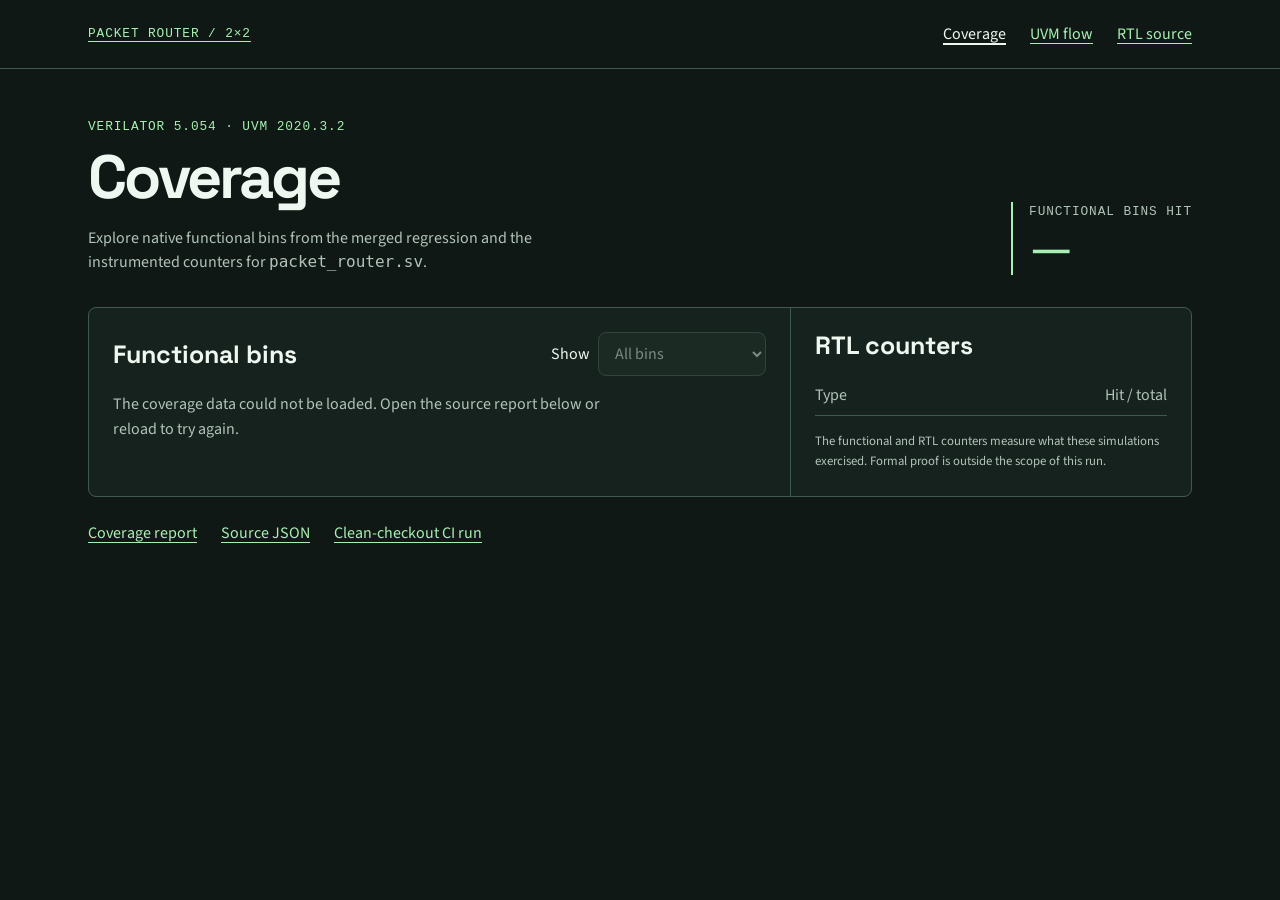
<file: docs/index.html>
<!doctype html>
<html lang="en">
<head>
  <meta charset="utf-8">
  <meta name="viewport" content="width=device-width, initial-scale=1">
  <title>Coverage | Packet Router</title>
  <link rel="stylesheet" href="https://fonts.googleapis.com/css2?family=Source+Sans+3:wght@400;600;700&amp;family=Space+Grotesk:wght@500;700&amp;display=swap">
  <link rel="stylesheet" href="tokens.css">
  <link rel="stylesheet" href="explorer.css">
  <script defer src="coverage.js"></script>
</head>
<body>
  <header class="site-header"><div class="shell">
    <a class="brand" href="https://github.com/ncusspm25/multiport-packet-router-uvm">PACKET ROUTER / 2×2</a>
    <nav aria-label="Project views">
      <a href="./" aria-current="page">Coverage</a>
      <a href="uvm.html">UVM flow</a>
      <a href="https://github.com/ncusspm25/multiport-packet-router-uvm/blob/c941632fdfbdf4d50c21a4e1c13458451f4f6d18/rtl/packet_router.sv">RTL source</a>
    </nav>
  </div></header>
  <main class="shell">
    <div class="intro coverage-intro">
      <div>
        <p class="eyebrow">Verilator 5.054 · UVM 2020.3.2</p>
        <h1>Coverage</h1>
        <p class="lede">Explore native functional bins from the merged regression and the instrumented counters for <code>packet_router.sv</code>.</p>
      </div>
      <div class="coverage-total"><p class="metric-label">Functional bins hit</p><strong class="metric" id="total">—</strong></div>
    </div>
    <section class="workspace" aria-label="Coverage explorer">
      <div class="panel">
        <div class="row">
          <h2>Functional bins</h2>
          <label for="group">Show <select id="group" disabled>
            <option value="all">All bins</option>
            <option value="route_cp">Routes</option>
            <option value="contention_cp">Contention grants</option>
            <option value="stall_cp">Output stalls</option>
            <option value="reset_cp">Reset in traffic</option>
            <option value="data_cp">Payload patterns</option>
            <option value="scenario_cp">Scenarios</option>
          </select></label>
        </div>
        <p id="status" class="note muted" role="status">Loading the recorded coverage report…</p>
        <noscript><p>Enable JavaScript to filter bins or open the coverage report below.</p></noscript>
        <table id="bins" hidden>
          <caption>Log-scale bars · exact hit counts</caption>
          <thead><tr><th scope="col">Bin</th><th scope="col">Relative hits</th><th scope="col" class="num">Hits</th></tr></thead>
          <tbody></tbody>
        </table>
      </div>
      <aside class="panel aside">
        <h2>RTL counters</h2>
        <table id="counters">
          <thead><tr><th scope="col">Type</th><th scope="col" class="num">Hit / total</th></tr></thead>
          <tbody></tbody>
        </table>
        <p class="muted note">The functional and RTL counters measure what these simulations exercised. Formal proof is outside the scope of this run.</p>
      </aside>
    </section>
    <footer class="foot">
      <a href="https://github.com/ncusspm25/multiport-packet-router-uvm/blob/c941632fdfbdf4d50c21a4e1c13458451f4f6d18/reports/coverage.md">Coverage report</a>
      <a href="https://github.com/ncusspm25/multiport-packet-router-uvm/blob/c941632fdfbdf4d50c21a4e1c13458451f4f6d18/reports/coverage.json">Source JSON</a>
      <a href="https://github.com/ncusspm25/multiport-packet-router-uvm/actions/runs/44156314065">Clean-checkout CI run</a>
    </footer>
  </main>
</body>
</html>
</file>
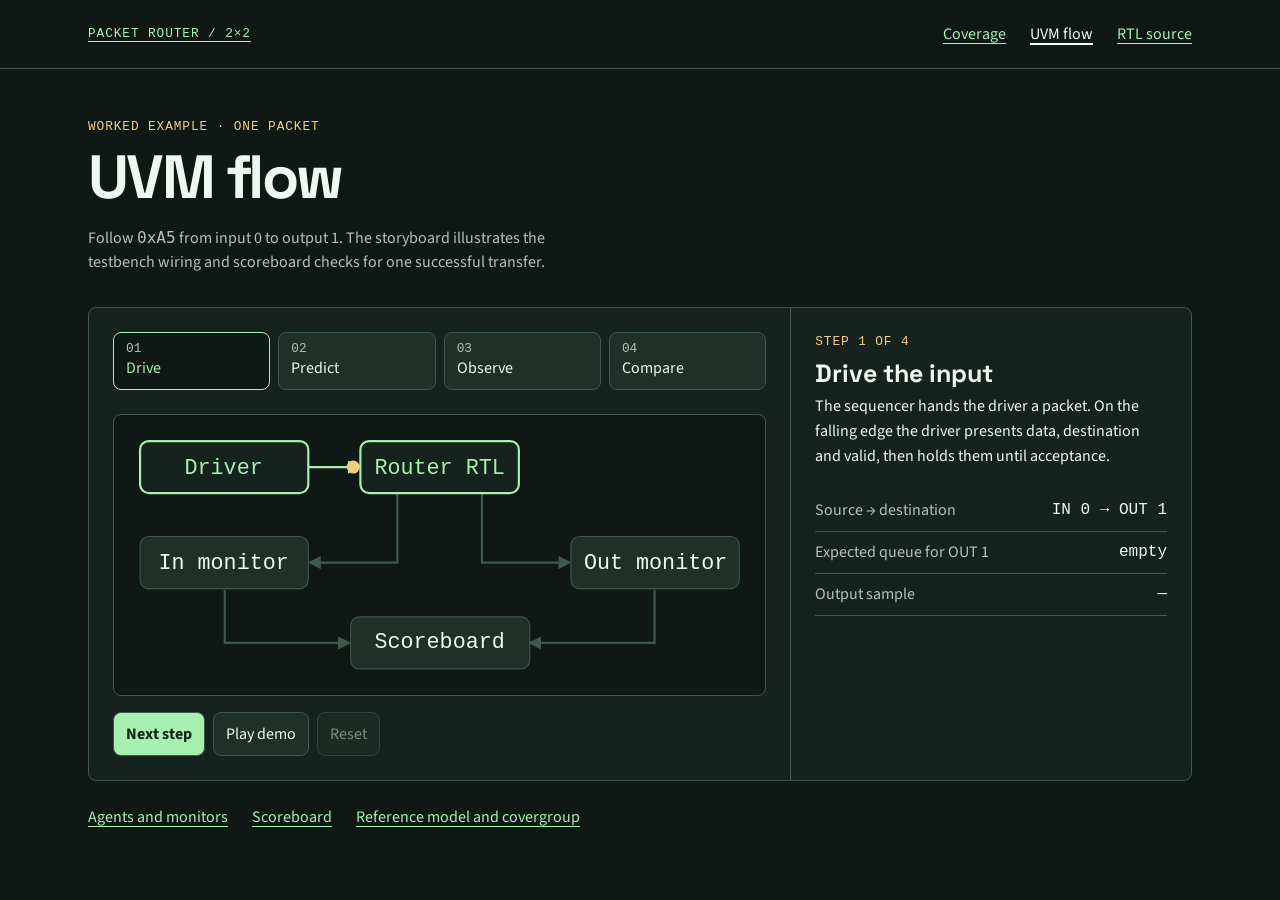
<file: docs/uvm.html>
<!doctype html>
<html lang="en">
<head>
  <meta charset="utf-8">
  <meta name="viewport" content="width=device-width, initial-scale=1">
  <title>UVM flow | Packet Router</title>
  <link rel="stylesheet" href="https://fonts.googleapis.com/css2?family=Source+Sans+3:wght@400;600;700&amp;family=Space+Grotesk:wght@500;700&amp;display=swap">
  <link rel="stylesheet" href="tokens.css">
  <link rel="stylesheet" href="explorer.css">
  <script defer src="uvm.js"></script>
</head>
<body>
  <header class="site-header"><div class="shell">
    <a class="brand" href="https://github.com/ncusspm25/multiport-packet-router-uvm">PACKET ROUTER / 2×2</a>
    <nav aria-label="Project views">
      <a href="./">Coverage</a>
      <a href="uvm.html" aria-current="page">UVM flow</a>
      <a href="https://github.com/ncusspm25/multiport-packet-router-uvm/blob/c941632fdfbdf4d50c21a4e1c13458451f4f6d18/rtl/packet_router.sv">RTL source</a>
    </nav>
  </div></header>
  <main class="shell">
    <div class="intro">
      <p class="eyebrow example">Worked example · one packet</p>
      <h1>UVM flow</h1>
      <p class="lede">Follow <code>0xA5</code> from input 0 to output 1. The storyboard illustrates the testbench wiring and scoreboard checks for one successful transfer.</p>
    </div>
    <noscript><p>Enable JavaScript for the step controls, or use the source links below to read how the scoreboard works.</p></noscript>
    <section class="workspace" aria-label="Packet verification demo">
      <div class="panel">
        <ol class="steps" aria-label="Verification steps">
          <li><button type="button" data-step="0" aria-current="step"><span class="step-n">01</span>Drive</button></li>
          <li><button type="button" data-step="1"><span class="step-n">02</span>Predict</button></li>
          <li><button type="button" data-step="2"><span class="step-n">03</span>Observe</button></li>
          <li><button type="button" data-step="3"><span class="step-n">04</span>Compare</button></li>
        </ol>
        <figure class="flow-figure">
          <svg viewBox="0 0 600 258" role="img" aria-labelledby="flow-title flow-desc">
            <title id="flow-title">UVM data flow</title>
            <desc id="flow-desc">The driver feeds the RTL. Input and output monitors sample handshakes and send observations to the scoreboard. Expected packets come from input monitor observations.</desc>
            <defs><marker id="arrow" viewBox="0 0 8 8" refX="7" refY="4" markerWidth="6" markerHeight="6" orient="auto"><path d="M0 0L8 4L0 8Z" fill="context-stroke"/></marker></defs>
            <path class="track live" data-edge="0" d="M179 48H226" marker-end="url(#arrow)"/>
            <path class="track" data-edge="1" d="M261 72V136H180" marker-end="url(#arrow)"/>
            <path class="track" data-edge="2" d="M339 72V136H420" marker-end="url(#arrow)"/>
            <path class="track" data-edge="3" d="M102 161V210H217" marker-end="url(#arrow)"/>
            <path class="track" data-edge="4" d="M498 161V210H383" marker-end="url(#arrow)"/>
            <g class="node live" data-node="driver"><rect x="24" y="24" width="155" height="48" rx="8"/><text x="101" y="54" text-anchor="middle">Driver</text></g>
            <g class="node live" data-node="dut"><rect x="227" y="24" width="146" height="48" rx="8"/><text x="300" y="54" text-anchor="middle">Router RTL</text></g>
            <g class="node" data-node="in"><rect x="24" y="112" width="155" height="48" rx="8"/><text x="101" y="142" text-anchor="middle">In monitor</text></g>
            <g class="node" data-node="out"><rect x="421" y="112" width="155" height="48" rx="8"/><text x="499" y="142" text-anchor="middle">Out monitor</text></g>
            <g class="node" data-node="score"><rect x="218" y="186" width="165" height="48" rx="8"/><text x="300" y="215" text-anchor="middle">Scoreboard</text></g>
            <circle id="packet" class="packet" cx="0" cy="0" r="6" transform="translate(218 48)"/>
          </svg>
        </figure>
        <div class="controls">
          <button id="advance" class="primary" type="button" disabled>Next step</button>
          <button id="play" type="button" disabled>Play demo</button>
          <button id="reset" type="button" disabled>Reset</button>
        </div>
      </div>
      <aside class="panel aside" aria-live="polite" aria-atomic="true">
        <p class="eyebrow example" id="phase">Step 1 of 4</p>
        <h2 id="step-title">Drive the input</h2>
        <p id="describe" class="step-description">The sequencer hands the driver a packet. On the falling edge the driver presents data, destination and valid, then holds them until acceptance.</p>
        <dl class="details">
          <div><dt>Source → destination</dt><dd>IN 0 → OUT 1</dd></div>
          <div><dt>Expected queue for OUT 1</dt><dd id="queue">empty</dd></div>
          <div><dt>Output sample</dt><dd id="actual">—</dd></div>
        </dl>
      </aside>
    </section>
    <footer class="foot">
      <a href="https://github.com/ncusspm25/multiport-packet-router-uvm/blob/c941632fdfbdf4d50c21a4e1c13458451f4f6d18/tb/uvm/router_agents.svh">Agents and monitors</a>
      <a href="https://github.com/ncusspm25/multiport-packet-router-uvm/blob/c941632fdfbdf4d50c21a4e1c13458451f4f6d18/tb/uvm/router_env_test.svh">Scoreboard</a>
      <a href="https://github.com/ncusspm25/multiport-packet-router-uvm/blob/c941632fdfbdf4d50c21a4e1c13458451f4f6d18/tb/uvm/router_model.svh">Reference model and covergroup</a>
    </footer>
  </main>
</body>
</html>
</file>
<file: docs/tokens.css>
:root {
  color-scheme: dark;
  --paper: #101815;
  --panel: #16221d;
  --rail: #1e3028;
  --line: #41584c;
  --ink: #eff8f0;
  --muted: #b1c4b9;
  --accent: #a8f0b2;
  --accent-ink: #102518;
  --example: #f4cb82;
  --display: "Space Grotesk", Bahnschrift, "Microsoft JhengHei", sans-serif;
  --body: "Source Sans 3", "Trebuchet MS", "Microsoft JhengHei", sans-serif;
  --mono: Consolas, "Liberation Mono", monospace;
  --s: 4px;
  --s2: 8px;
  --s3: 12px;
  --s4: 16px;
  --s6: 24px;
  --s8: 32px;
  --s12: 48px;
  --s16: 64px;
  --base: 1rem;
  --type-1: calc(var(--base) * 1.25);
  --type-2: calc(var(--type-1) * 1.25);
  --type-3: calc(var(--type-2) * 1.25);
  --type-4: calc(var(--type-3) * 1.25);
  --type-5: calc(var(--type-4) * 1.25);
  --type-6: calc(var(--type-5) * 1.25);
  --small: calc(var(--base) / 1.25);
  --radius: 8px;
  --rule: 1px;
  --outline: 2px;
  --page: 72rem;
  --measure: 61ch;
  --bar: 8px;
  --tap: 44px;
  --motion: 180ms;
  --travel: 650ms;
}
</file>
<file: docs/explorer.css>
* { box-sizing: border-box; }
body { margin: 0; background: var(--paper); color: var(--ink); font: var(--base)/1.55 var(--body); }
.shell { width: min(var(--page), 100%); padding-inline: var(--s6); margin-inline: auto; }
.site-header { border-bottom: var(--rule) solid var(--line); }
.site-header .shell, nav { display: flex; flex-wrap: wrap; align-items: center; gap: var(--s2) var(--s6); }
.site-header .shell { padding-block: var(--s3); justify-content: space-between; }
.brand, .eyebrow, .metric-label, .number { font-family: var(--mono); font-variant-numeric: tabular-nums; }
.brand, .eyebrow, .metric-label { font-size: var(--small); letter-spacing: .07em; }
a { color: var(--accent); text-underline-offset: var(--s); }
nav a { display: inline-flex; align-items: center; min-height: var(--tap); }
nav [aria-current] { color: var(--ink); text-decoration-thickness: var(--outline); }
a:hover { color: var(--ink); }
a:active { color: var(--example); }
:focus-visible { outline: var(--outline) solid var(--example); outline-offset: var(--s); }
main { padding-block: var(--s12) var(--s16); }
.intro { margin-bottom: var(--s8); }
.coverage-intro { display: flex; align-items: end; justify-content: space-between; gap: var(--s4) var(--s8); flex-wrap: wrap; }
.coverage-total { padding-inline-start: var(--s4); border-inline-start: var(--outline) solid var(--accent); }
.coverage-total .metric-label, .coverage-total .metric { margin: 0; }
.eyebrow { color: var(--accent); text-transform: uppercase; margin: 0 0 var(--s2); }
.example { color: var(--example); }
h1, h2, h3 { font-family: var(--display); margin: 0; line-height: 1.06; }
h1 { font-size: var(--type-6); letter-spacing: -.045em; }
h2 { font-size: var(--type-2); }
h3 { font-size: var(--type-1); }
p { margin: var(--s2) 0 0; max-width: var(--measure); }
.lede, .muted, caption { color: var(--muted); }
.lede { margin-top: var(--s4); }
.workspace { display: grid; grid-template-columns: minmax(0, 7fr) minmax(0, 4fr); border: var(--rule) solid var(--line); border-radius: var(--radius); background: var(--panel); }
.panel { min-width: 0; padding: var(--s6); }
.aside { border-left: var(--rule) solid var(--line); }
.row { display: flex; flex-wrap: wrap; align-items: center; justify-content: space-between; gap: var(--s2) var(--s4); }
label { display: inline-flex; flex-wrap: wrap; align-items: center; gap: var(--s2); }
select, button {
  font: inherit; color: var(--ink); background: var(--rail); border: var(--rule) solid var(--line);
  border-radius: var(--radius); padding: var(--s2) var(--s3); min-height: var(--tap);
  transition: background-color var(--motion), color var(--motion), border-color var(--motion);
}
button:not(:disabled), select:not(:disabled) { cursor: pointer; }
button:hover:not(:disabled), select:hover:not(:disabled) { border-color: var(--accent); }
button:active:not(:disabled) { background: var(--line); }
button:disabled, select:disabled { color: var(--muted); opacity: .65; }
button.primary { background: var(--accent); color: var(--accent-ink); font-weight: bold; }
button.primary:hover { background: var(--ink); }
.metric-label { color: var(--muted); margin-top: var(--s4); text-transform: uppercase; }
.metric { display: block; font: var(--type-5)/1.1 var(--display); margin-block: var(--s) var(--s4); color: var(--accent); }
table { width: 100%; border-collapse: collapse; margin-top: var(--s4); }
th, td { padding: var(--s2) 0; border-bottom: var(--rule) solid var(--line); text-align: left; }
th { font-weight: normal; }
thead th { color: var(--muted); }
caption { text-align: left; margin-bottom: var(--s2); }
.num { text-align: right; white-space: nowrap; padding-left: var(--s2); }
.bin { font: var(--small) var(--mono); overflow-wrap: anywhere; }
td.plot { width: 34%; padding-inline: var(--s3); }
meter { display: block; inline-size: 100%; block-size: var(--bar); appearance: none; }
meter::-webkit-meter-bar { background: var(--rail); border: 0; border-radius: var(--radius); }
meter::-webkit-meter-optimum-value { background: var(--accent); border-radius: var(--radius); }
meter::-moz-meter-bar { background: var(--accent); }
.note { margin-top: var(--s4); }
.aside .note { font-size: var(--small); }
.foot { margin-top: var(--s6); display: flex; flex-wrap: wrap; gap: var(--s2) var(--s6); }
.steps { list-style: none; display: grid; grid-template-columns: repeat(4, 1fr); padding: 0; margin: 0; gap: var(--s2); }
.steps button { width: 100%; text-align: left; }
.steps button[aria-current="step"] { color: var(--accent); border-color: var(--accent); background: var(--paper); }
.step-n { color: var(--muted); font: var(--small) var(--mono); display: block; }
.flow-figure { margin: var(--s6) 0 var(--s4); background: var(--paper); border: var(--rule) solid var(--line); border-radius: var(--radius); }
.flow-figure svg { display: block; width: 100%; height: auto; }
.track { fill: none; stroke: var(--line); stroke-width: 2; }
.track.live { stroke: var(--accent); }
.node rect { fill: var(--rail); stroke: var(--line); }
.node text { fill: var(--ink); font: 20px var(--mono); }
.node.live rect { fill: var(--panel); stroke: var(--accent); stroke-width: 2; }
.node.live text { fill: var(--accent); }
.packet { fill: var(--example); offset-rotate: 0deg; }
.details { margin: var(--s4) 0; }
.details div { display: flex; justify-content: space-between; gap: var(--s3); border-bottom: var(--rule) solid var(--line); padding: var(--s2) 0; }
.details dt { color: var(--muted); }
.details dd { margin: 0; font-family: var(--mono); text-align: right; }
.controls { display: flex; flex-wrap: wrap; gap: var(--s2); }
.step-description { min-height: 5em; }
.details dd { flex: none; }
@media (max-width: 700px) {
  .workspace { grid-template-columns: minmax(0, 1fr); }
  .aside { border-left: 0; border-top: var(--rule) solid var(--line); }
}
@media (max-width: 520px) {
  .shell { padding-inline: var(--s4); }
  main { padding-block: var(--s8) var(--s12); }
  .panel { padding: var(--s4); }
  h1 { font-size: var(--type-5); }
  .steps { grid-template-columns: repeat(2, 1fr); }
  .intro { margin-bottom: var(--s6); }
  .coverage-total { display: flex; align-items: center; gap: var(--s3); }
  .coverage-total .metric { font-size: var(--type-2); }
  .step-n { display: inline; margin-inline-end: var(--s2); }
  .flow-figure { margin-block: var(--s4); }
  td.plot { width: 20%; }
}
@media (prefers-reduced-motion: reduce) {
  *, *::before, *::after { transition: none !important; }
}
</file>
